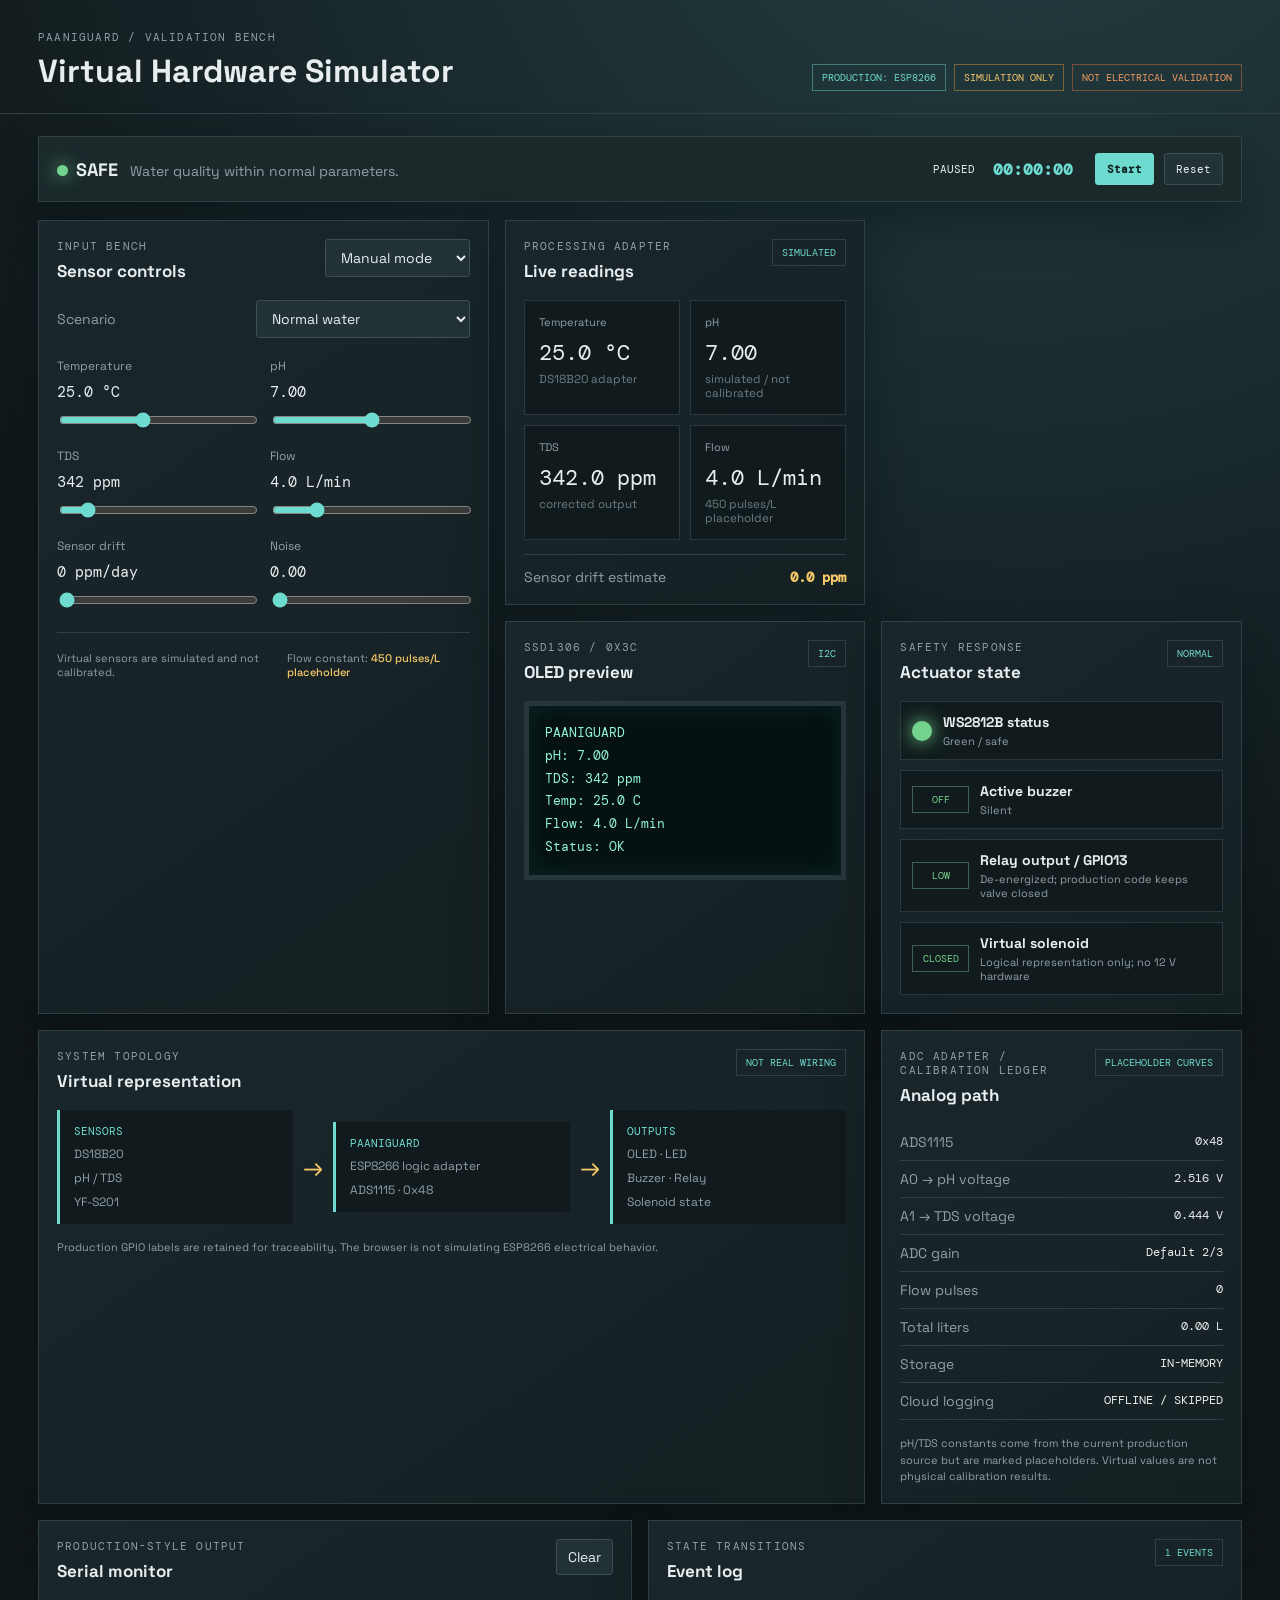
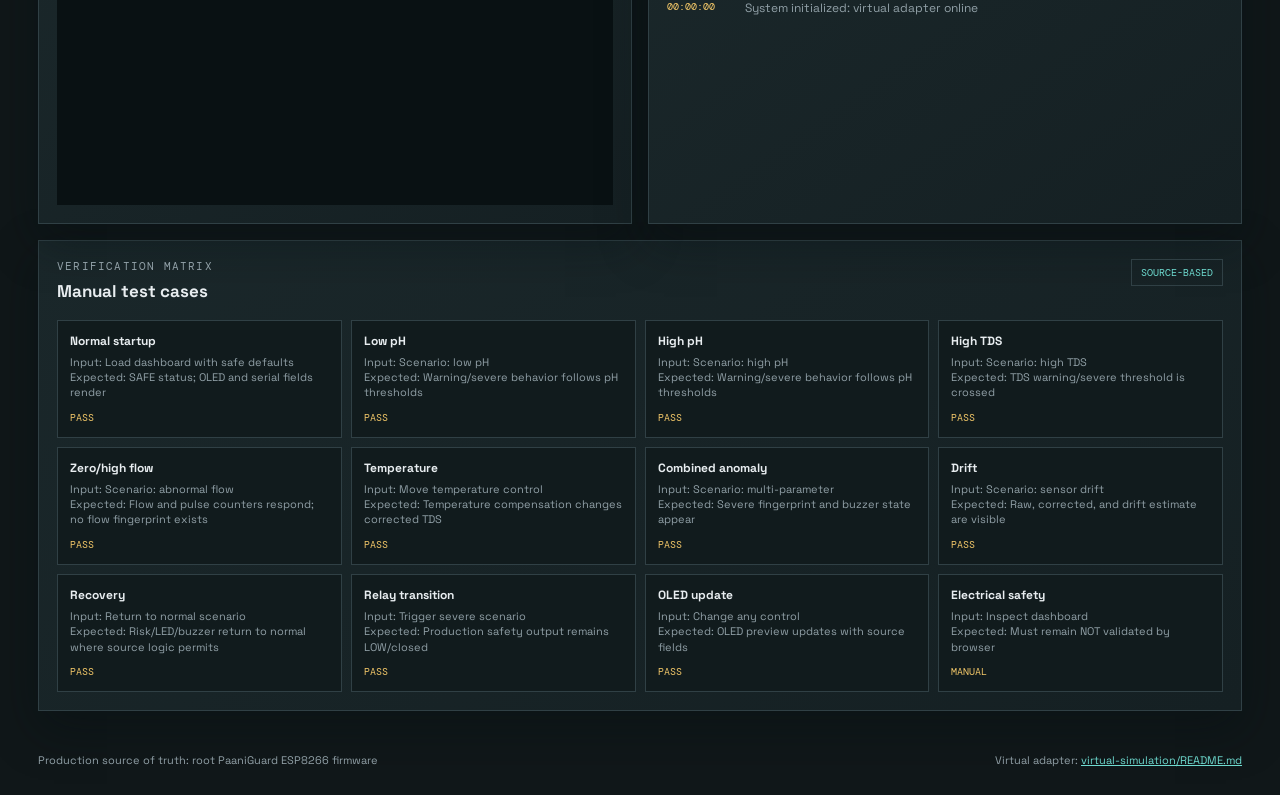
<file: virtual-simulation/index.html>
<!doctype html>
<html lang="en">
<head>
  <meta charset="utf-8">
  <meta name="viewport" content="width=device-width, initial-scale=1">
  <title>PaaniGuard Virtual Hardware Simulator</title>
  <link rel="stylesheet" href="styles.css">
</head>
<body>
  <header class="topbar">
    <div>
      <p class="eyebrow">PaaniGuard / validation bench</p>
      <h1>Virtual Hardware Simulator</h1>
    </div>
    <div class="badges">
      <span class="badge production">Production: ESP8266</span>
      <span class="badge virtual">Simulation only</span>
      <span class="badge warn">Not electrical validation</span>
    </div>
  </header>

  <main class="shell">
    <section class="hero-strip">
      <div><span class="status-dot" id="status-dot"></span><strong id="status-title">SAFE</strong><span id="status-message">Water quality within normal parameters.</span></div>
      <div class="clock"><span id="clock-state">PAUSED</span><strong id="clock-value">00:00:00</strong><button class="icon-button" id="clock-toggle" title="Start or pause simulation">Start</button><button class="ghost-button" id="clock-reset">Reset</button></div>
    </section>

    <section class="dashboard-grid">
      <div class="panel controls-panel">
        <div class="panel-heading"><div><p class="eyebrow">Input bench</p><h2>Sensor controls</h2></div><select id="mode-select" aria-label="Control mode"><option value="manual">Manual mode</option><option value="scenario">Scenario mode</option></select></div>
        <div class="scenario-row"><label for="scenario-select">Scenario</label><select id="scenario-select"><option value="normal">Normal water</option><option value="low-ph">Low pH / acidic</option><option value="high-ph">High pH / alkaline</option><option value="high-tds">High TDS</option><option value="flow">Abnormal flow</option><option value="multi">Multi-parameter anomaly</option><option value="drift">Sensor drift</option></select></div>
        <div class="control-grid">
          <label>Temperature <output id="temperature-output">25.0 °C</output><input id="temperature" type="range" min="0" max="60" step="0.1" value="25"></label>
          <label>pH <output id="ph-output">7.00</output><input id="ph" type="range" min="0" max="14" step="0.01" value="7"></label>
          <label>TDS <output id="tds-output">342 ppm</output><input id="tds" type="range" min="0" max="3000" step="1" value="342"></label>
          <label>Flow <output id="flow-output">4.0 L/min</output><input id="flow" type="range" min="0" max="20" step="0.1" value="4"></label>
          <label>Sensor drift <output id="drift-output">0 ppm/day</output><input id="drift" type="range" min="0" max="100" step="1" value="0"></label>
          <label>Noise <output id="noise-output">0.0</output><input id="noise" type="range" min="0" max="1" step="0.01" value="0"></label>
        </div>
        <div class="control-footer"><span>Virtual sensors are simulated and not calibrated.</span><span>Flow constant: <b>450 pulses/L placeholder</b></span></div>
      </div>

      <div class="panel readings-panel"><div class="panel-heading"><div><p class="eyebrow">Processing adapter</p><h2>Live readings</h2></div><span class="chip">SIMULATED</span></div><div class="metric-grid" id="metric-grid"></div><div class="subreading"><span>Sensor drift estimate</span><strong id="drift-estimate">0.0 ppm</strong></div></div>

      <div class="panel oled-panel"><div class="panel-heading"><div><p class="eyebrow">SSD1306 / 0x3C</p><h2>OLED preview</h2></div><span class="chip">I2C</span></div><div class="oled" id="oled"><div>PAANIGUARD</div><div>pH: <span id="oled-ph">7.00</span></div><div>TDS: <span id="oled-tds">342</span> ppm</div><div>Temp: <span id="oled-temp">25.0</span> C</div><div>Flow: <span id="oled-flow">4.0</span> L/min</div><div>Status: <span id="oled-status">OK</span></div></div></div>

      <div class="panel actuators-panel"><div class="panel-heading"><div><p class="eyebrow">Safety response</p><h2>Actuator state</h2></div><span class="chip" id="response-chip">NORMAL</span></div><div class="actuator-list"><div class="actuator"><span class="led-orb" id="led-orb"></span><div><strong>WS2812B status</strong><small id="led-label">Dim green / safe</small></div></div><div class="actuator"><span class="state-icon" id="buzzer-icon">OFF</span><div><strong>Active buzzer</strong><small id="buzzer-label">Silent</small></div></div><div class="actuator"><span class="state-icon" id="relay-icon">LOW</span><div><strong>Relay output / GPIO13</strong><small id="relay-label">De-energized; production code keeps valve closed</small></div></div><div class="actuator"><span class="state-icon" id="solenoid-icon">CLOSED</span><div><strong>Virtual solenoid</strong><small>Logical representation only; no 12 V hardware</small></div></div></div></div>

      <div class="panel architecture-panel"><div class="panel-heading"><div><p class="eyebrow">System topology</p><h2>Virtual representation</h2></div><span class="chip">NOT REAL WIRING</span></div><div class="architecture"><div class="arch-block sensors"><b>SENSORS</b><span>DS18B20</span><span>pH / TDS</span><span>YF-S201</span></div><div class="arch-arrow">→</div><div class="arch-block processor"><b>PAANIGUARD</b><span>ESP8266 logic adapter</span><span>ADS1115 · 0x48</span></div><div class="arch-arrow">→</div><div class="arch-block outputs"><b>OUTPUTS</b><span>OLED · LED</span><span>Buzzer · Relay</span><span>Solenoid state</span></div></div><div class="architecture-note">Production GPIO labels are retained for traceability. The browser is not simulating ESP8266 electrical behavior.</div></div>

      <div class="panel detail-panel"><div class="panel-heading"><div><p class="eyebrow">ADC adapter / calibration ledger</p><h2>Analog path</h2></div><span class="chip">PLACEHOLDER CURVES</span></div><div class="analog-table"><div><span>ADS1115</span><b>0x48</b></div><div><span>A0 → pH voltage</span><b id="ph-voltage">1.00 V</b></div><div><span>A1 → TDS voltage</span><b id="tds-voltage">0.40 V</b></div><div><span>ADC gain</span><b>Default 2/3</b></div><div><span>Flow pulses</span><b id="pulse-count">0</b></div><div><span>Total liters</span><b id="liters">0.00 L</b></div><div><span>Storage</span><b>IN-MEMORY</b></div><div><span>Cloud logging</span><b>OFFLINE / SKIPPED</b></div></div><p class="note">pH/TDS constants come from the current production source but are marked placeholders. Virtual values are not physical calibration results.</p></div>
    </section>

    <section class="lower-grid"><div class="panel log-panel"><div class="panel-heading"><div><p class="eyebrow">Production-style output</p><h2>Serial monitor</h2></div><button class="ghost-button" id="clear-log">Clear</button></div><pre id="serial-log" aria-live="polite"></pre></div><div class="panel event-panel"><div class="panel-heading"><div><p class="eyebrow">State transitions</p><h2>Event log</h2></div><span class="chip" id="event-count">0 events</span></div><div id="event-log"></div></div></section>

    <section class="panel test-panel"><div class="panel-heading"><div><p class="eyebrow">Verification matrix</p><h2>Manual test cases</h2></div><span class="chip">SOURCE-BASED</span></div><div class="tests" id="test-list"></div></section>
  </main>
  <footer><span>Production source of truth: root PaaniGuard ESP8266 firmware</span><span>Virtual adapter: <a href="README.md">virtual-simulation/README.md</a></span></footer>
  <script src="app.js"></script>
</body>
</html>
</file>
<file: virtual-simulation/styles.css>
@import url('https://fonts.googleapis.com/css2?family=DM+Mono:wght@400;500&family=Space+Grotesk:wght@400;500;600;700&display=swap');
:root{--ink:#e8edf0;--muted:#91a0a7;--bg:#101719;--panel:#172124;--panel-2:#1d2a2d;--line:#304045;--cyan:#6edbd0;--yellow:#f5c969;--orange:#f49b62;--red:#f07171;--green:#73d38d;--shadow:0 18px 45px #06101266}*{box-sizing:border-box}body{margin:0;background:radial-gradient(circle at 80% -10%,#254044 0,#101719 44%),var(--bg);color:var(--ink);font:14px 'Space Grotesk',sans-serif}button,select,input{font:inherit}.topbar{max-width:1440px;margin:auto;padding:30px 38px 22px;display:flex;justify-content:space-between;align-items:flex-end;border-bottom:1px solid var(--line)}h1,h2,p{margin:0}h1{font-size:32px;letter-spacing:0}h2{font-size:17px}.eyebrow{font:11px 'DM Mono',monospace;text-transform:uppercase;letter-spacing:1.2px;color:var(--muted);margin-bottom:7px}.badges{display:flex;gap:8px;flex-wrap:wrap;justify-content:flex-end}.badge,.chip{border:1px solid var(--line);padding:6px 9px;font:10px 'DM Mono',monospace;text-transform:uppercase;color:var(--muted)}.badge.production{color:var(--cyan);border-color:#437d78}.badge.virtual{color:var(--yellow);border-color:#796536}.badge.warn{color:var(--orange);border-color:#794e3b}.shell{max-width:1440px;margin:auto;padding:22px 38px 42px}.hero-strip{display:flex;justify-content:space-between;align-items:center;padding:16px 18px;margin-bottom:18px;background:#1b292b;border:1px solid var(--line);box-shadow:var(--shadow)}.hero-strip strong{font-size:18px;margin:0 12px 0 8px}.hero-strip #status-message{color:var(--muted)}.status-dot{display:inline-block;width:11px;height:11px;border-radius:50%;background:var(--green);box-shadow:0 0 18px currentColor}.clock{display:flex;gap:10px;align-items:center;font:11px 'DM Mono',monospace}.clock strong{font-size:16px;color:var(--cyan)}.ghost-button,.icon-button,select{background:#223236;color:var(--ink);border:1px solid #3a5055;padding:8px 11px;border-radius:3px}.icon-button{background:var(--cyan);color:#102322;border-color:var(--cyan);font-weight:700}.dashboard-grid{display:grid;grid-template-columns:1.25fr 1fr 1fr;gap:16px}.panel{background:linear-gradient(145deg,#1a272a,#152023);border:1px solid var(--line);box-shadow:var(--shadow);padding:18px;min-width:0}.panel-heading{display:flex;justify-content:space-between;align-items:flex-start;gap:12px;margin-bottom:18px}.chip{white-space:nowrap;color:var(--cyan)}.controls-panel{grid-row:span 2}.scenario-row{display:flex;align-items:center;justify-content:space-between;margin-bottom:20px;color:var(--muted)}.scenario-row select{min-width:190px}.control-grid{display:grid;grid-template-columns:1fr 1fr;gap:18px 14px}.control-grid label{display:grid;gap:8px;color:var(--muted);font-size:12px}.control-grid output{font:15px 'DM Mono',monospace;color:var(--ink)}input[type=range]{width:100%;accent-color:var(--cyan)}.control-footer{display:flex;justify-content:space-between;gap:10px;padding-top:18px;margin-top:22px;border-top:1px solid var(--line);font-size:11px;color:var(--muted)}.control-footer b{color:var(--yellow);font-weight:500}.metric-grid{display:grid;grid-template-columns:1fr 1fr;gap:10px}.metric{padding:14px;background:#111b1d;border:1px solid #28383c}.metric span{display:block;color:var(--muted);font-size:11px}.metric strong{display:block;font:22px 'DM Mono',monospace;margin-top:9px}.metric small{display:block;color:#6c7e83;margin-top:5px}.subreading{display:flex;justify-content:space-between;border-top:1px solid var(--line);padding-top:13px;margin-top:14px;color:var(--muted)}.subreading strong{font-family:'DM Mono',monospace;color:var(--yellow)}.oled-panel{grid-column:2}.oled{background:#061112;color:#93f6db;font:13px 'DM Mono',monospace;line-height:1.75;padding:16px;min-height:154px;border:5px solid #26363a;box-shadow:inset 0 0 24px #26a58b22}.actuators-panel{grid-column:3}.actuator-list{display:grid;gap:10px}.actuator{display:flex;gap:11px;align-items:center;padding:11px;background:#111b1d;border:1px solid #28383c}.actuator strong,.actuator small{display:block}.actuator small{color:var(--muted);font-size:11px;margin-top:3px}.led-orb{width:20px;height:20px;border-radius:50%;background:var(--green);box-shadow:0 0 18px var(--green)}.state-icon{min-width:57px;text-align:center;padding:6px 4px;border:1px solid #416057;color:var(--green);font:10px 'DM Mono',monospace}.architecture-panel{grid-column:1 / 3}.architecture{display:grid;grid-template-columns:1fr auto 1fr auto 1fr;gap:10px;align-items:center}.arch-block{display:grid;gap:8px;padding:14px;border-left:3px solid var(--cyan);background:#111b1d}.arch-block b{font:11px 'DM Mono',monospace;color:var(--cyan)}.arch-block span{color:var(--muted);font-size:12px}.arch-arrow{font-size:25px;color:var(--yellow)}.architecture-note,.note{font-size:11px;color:var(--muted);margin-top:15px;line-height:1.5}.detail-panel{grid-column:3}.analog-table{display:grid;gap:0}.analog-table div{display:flex;justify-content:space-between;padding:9px 0;border-bottom:1px solid var(--line);color:var(--muted)}.analog-table b{font:12px 'DM Mono',monospace;color:var(--ink)}.lower-grid{display:grid;grid-template-columns:1fr 1fr;gap:16px;margin-top:16px}.log-panel,.event-panel,.test-panel{min-height:260px}.log-panel pre{height:205px;overflow:auto;white-space:pre-wrap;color:#9de2d5;background:#091113;padding:14px;font:11px/1.6 'DM Mono',monospace;margin:0}.event-panel #event-log{height:205px;overflow:auto;display:grid;align-content:start;gap:8px}.event{display:grid;grid-template-columns:68px 1fr;gap:10px;color:var(--muted);font-size:12px}.event time{font:10px 'DM Mono',monospace;color:var(--yellow)}.test-panel{margin-top:16px}.tests{display:grid;grid-template-columns:repeat(4,1fr);gap:9px}.test{padding:12px;background:#111b1d;border:1px solid var(--line)}.test b{display:block;font-size:12px}.test span{display:block;color:var(--muted);font-size:11px;line-height:1.4;margin-top:6px}.test em{display:inline-block;margin-top:10px;color:var(--yellow);font:10px 'DM Mono',monospace;font-style:normal}footer{max-width:1440px;margin:auto;padding:0 38px 28px;display:flex;justify-content:space-between;color:var(--muted);font-size:11px}footer a{color:var(--cyan)}@media(max-width:1050px){.dashboard-grid{grid-template-columns:1fr 1fr}.controls-panel{grid-row:auto}.architecture-panel{grid-column:1 / 3}.detail-panel{grid-column:auto}.oled-panel,.actuators-panel{grid-column:auto}.tests{grid-template-columns:repeat(2,1fr)}}@media(max-width:680px){.topbar,.hero-strip,footer{display:block}.badges{justify-content:flex-start;margin-top:18px}.hero-strip>*{margin:8px 0}.shell{padding:14px}.dashboard-grid,.lower-grid{grid-template-columns:1fr}.architecture-panel,.detail-panel,.oled-panel,.actuators-panel{grid-column:auto}.architecture{grid-template-columns:1fr}.arch-arrow{transform:rotate(90deg);text-align:center}.control-grid,.tests{grid-template-columns:1fr 1fr}.control-footer{display:block}.control-footer span{display:block;margin-top:6px}footer{padding:0 14px 20px}}
</file>
